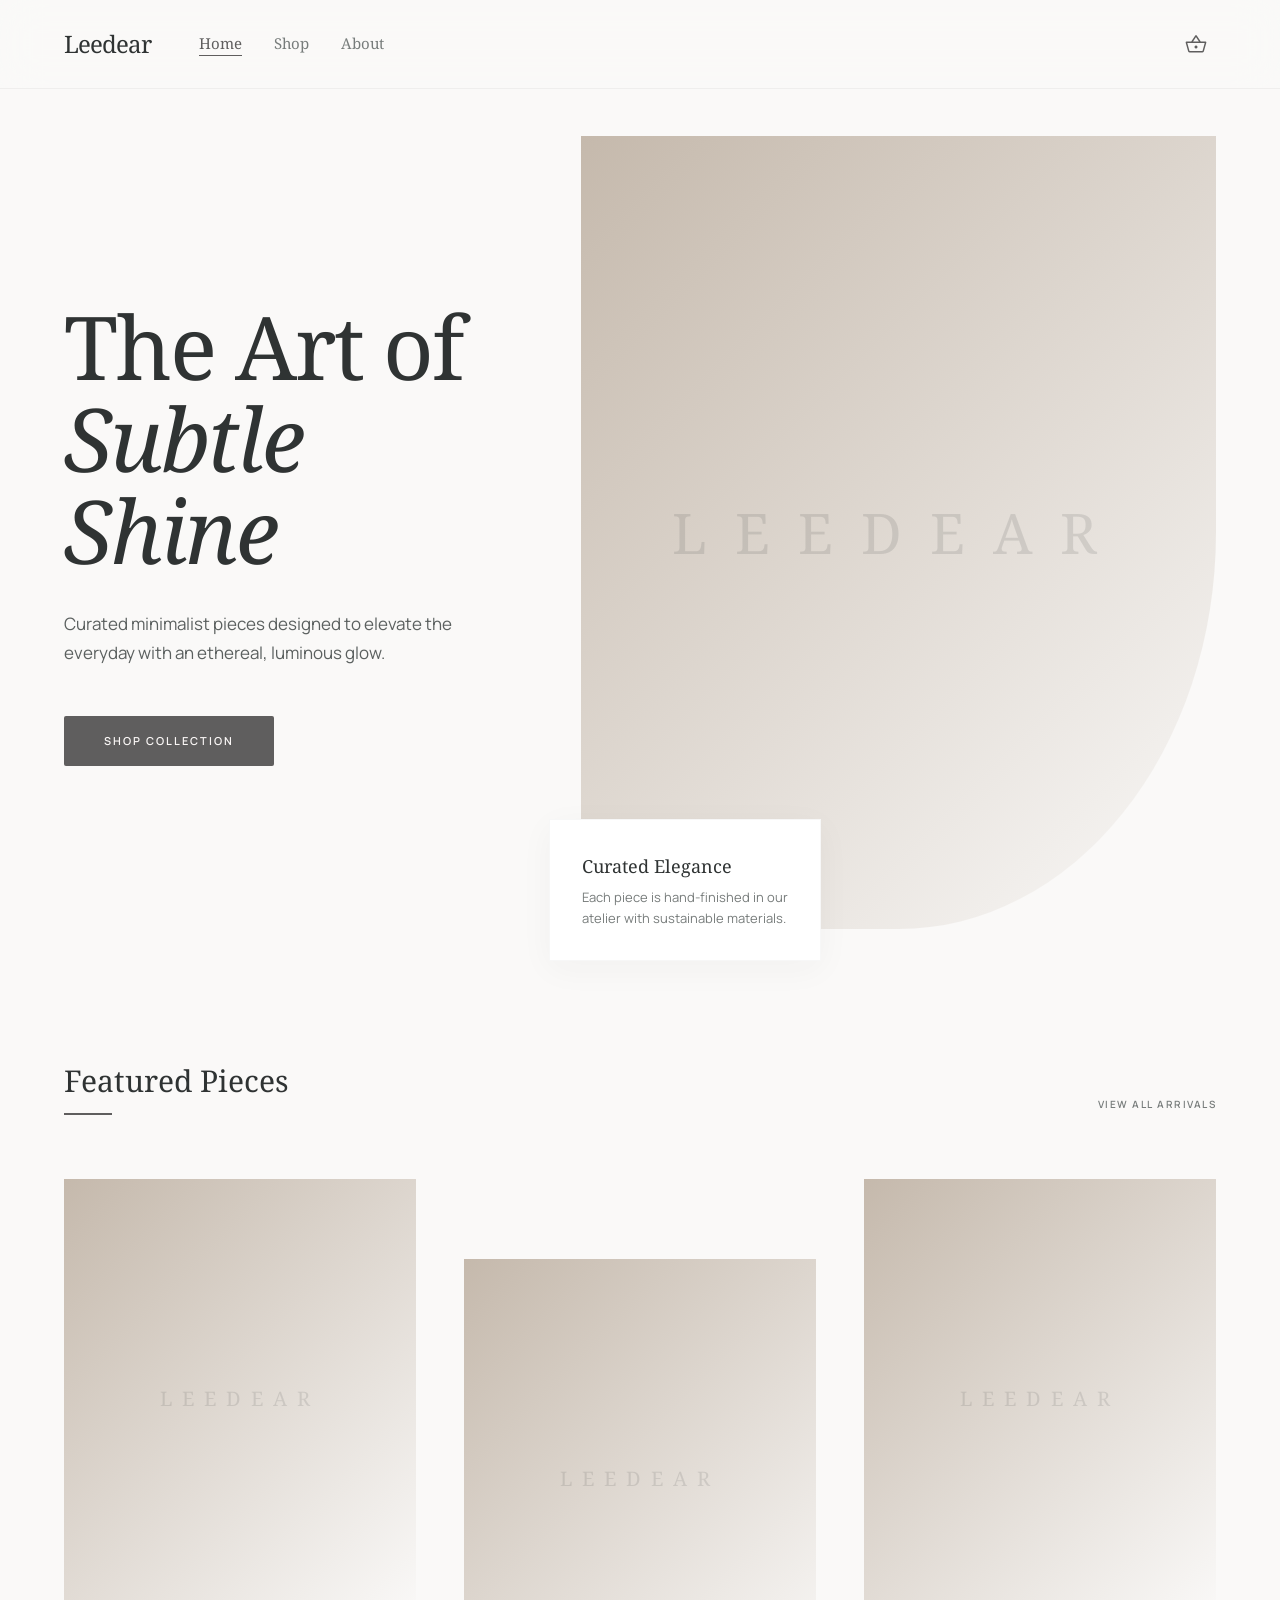
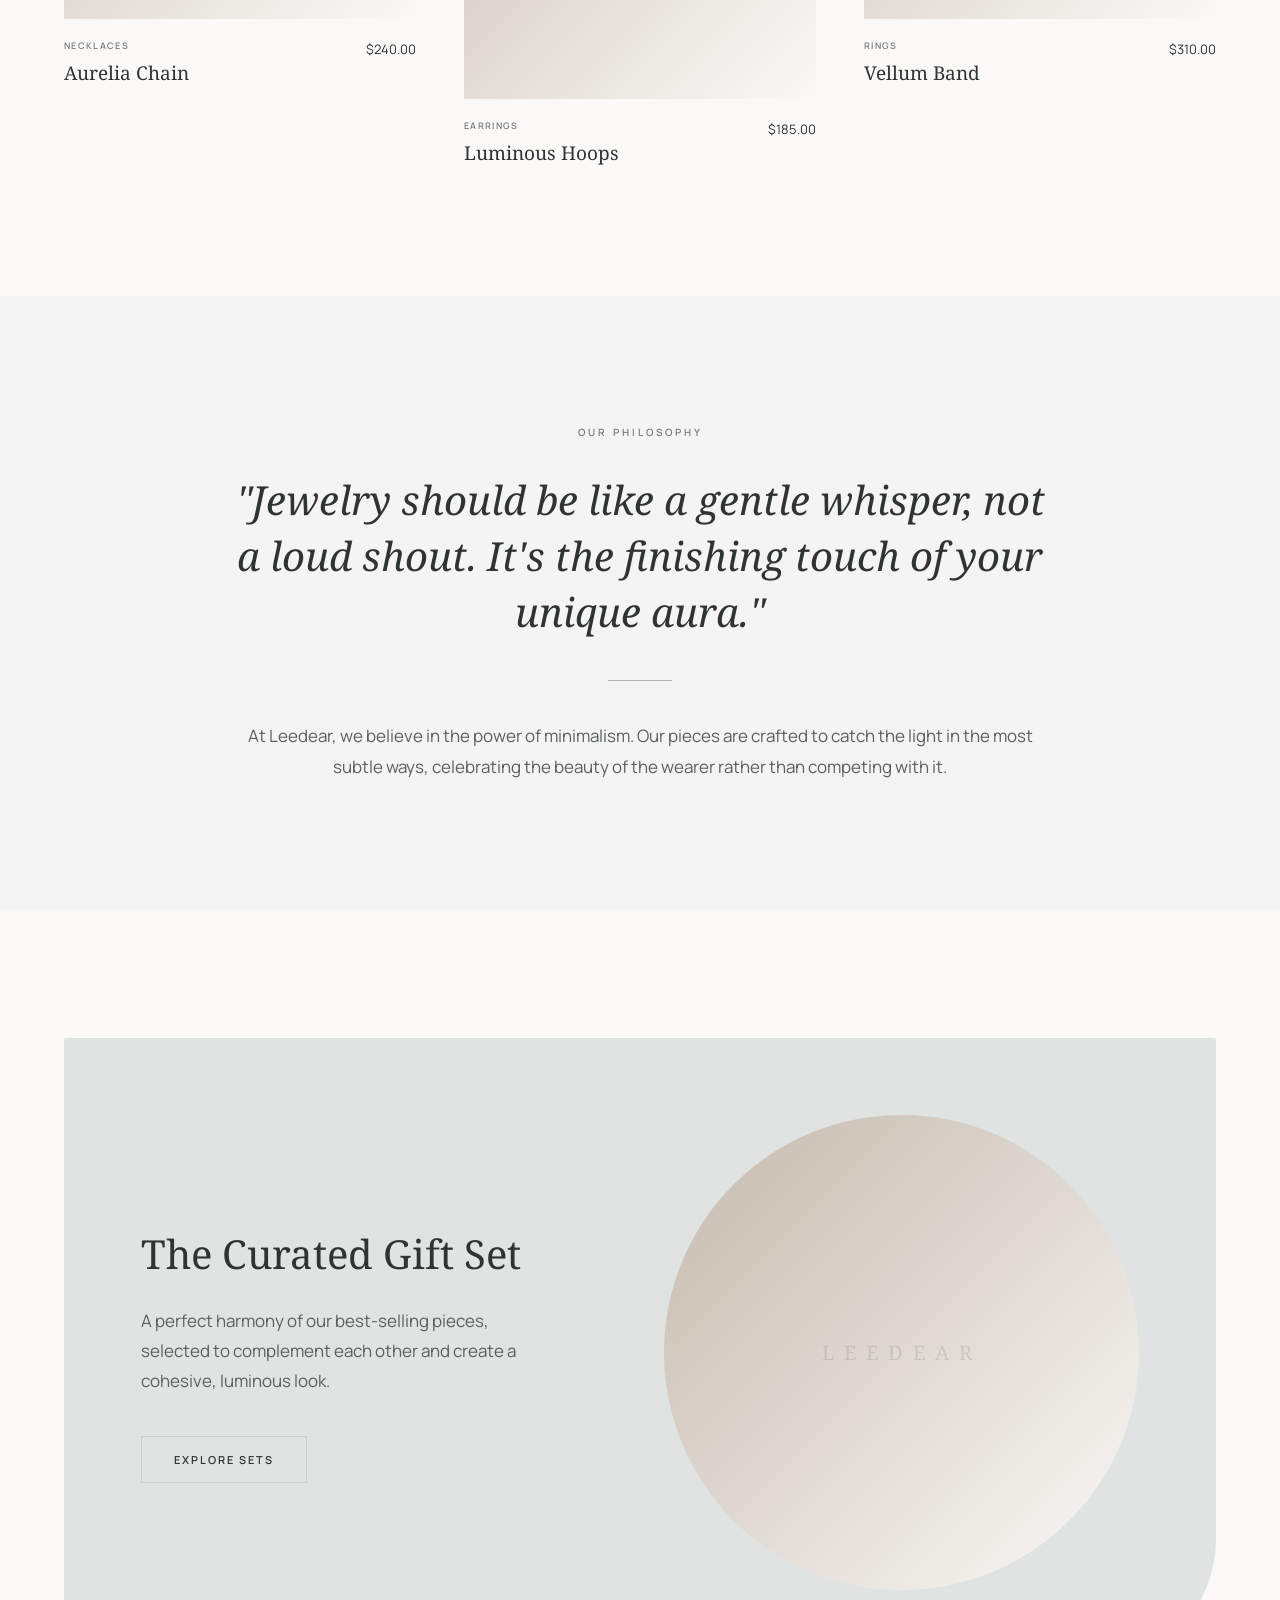
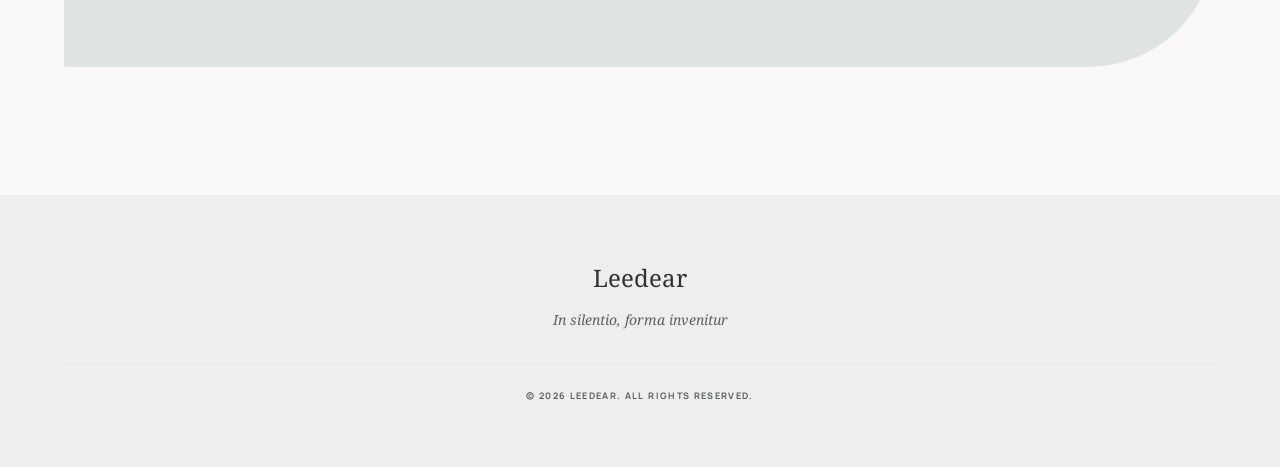
<file: index.html>
<!DOCTYPE html>
<html lang="en">
<head>
  <meta charset="UTF-8">
  <meta name="viewport" content="width=device-width, initial-scale=1.0">
  <title>Leedear — The Art of Subtle Shine</title>
  <link rel="preconnect" href="https://fonts.googleapis.com">
  <link rel="preconnect" href="https://fonts.gstatic.com" crossorigin>
  <link href="https://fonts.googleapis.com/css2?family=Noto+Serif:ital,wght@0,400;0,700;1,400&family=Manrope:wght@300;400;600;800&display=swap" rel="stylesheet">
  <link href="https://fonts.googleapis.com/css2?family=Material+Symbols+Outlined:wght,FILL@100..700,0..1&display=swap" rel="stylesheet">
  <link rel="stylesheet" href="styles.css">
</head>
<body>

  <!-- ── TOP NAVIGATION ──────────────────────── -->
  <nav class="nav" role="navigation" aria-label="Main navigation">
    <div class="nav__inner">
      <div class="nav__left">
        <a href="index.html" class="nav__logo" aria-label="Leedear home">Leedear</a>
        <ul class="nav__links">
          <li><a href="index.html" class="active">Home</a></li>
          <li><a href="shop.html">Shop</a></li>
          <li><a href="about.html">About</a></li>
        </ul>
      </div>
      <button class="nav__cart" aria-label="Shopping basket">
        <span class="nav__cart-icon">shopping_basket</span>
      </button>
    </div>
  </nav>

  <main>

    <!-- ── HERO ───────────────────────────────── -->
    <section class="hero container">
      <div class="hero__grid">

        <div class="hero__copy-col">
          <h1 class="hero__headline fade-up fade-up--d1">
            The Art of<br><em>Subtle Shine</em>
          </h1>
          <p class="hero__copy fade-up fade-up--d2">
            Curated minimalist pieces designed to elevate the everyday with an ethereal, luminous glow.
          </p>
          <a href="shop.html" class="btn-primary fade-up fade-up--d3">Shop Collection</a>
        </div>

        <div class="hero__visual fade-up fade-up--d2">
          <div class="placeholder placeholder--hero hero__image" role="img" aria-label="Leedear hero visual"></div>
          <div class="hero__card" aria-hidden="true">
            <p class="hero__card-title">Curated Elegance</p>
            <p class="hero__card-text">Each piece is hand-finished in our atelier with sustainable materials.</p>
          </div>
        </div>

      </div>
    </section>

    <!-- ── FEATURED PIECES ────────────────────── -->
    <section class="featured container" aria-labelledby="featured-title">
      <div class="featured__header">
        <div>
          <h2 class="featured__title" id="featured-title">Featured Pieces</h2>
          <div class="featured__rule" aria-hidden="true"></div>
        </div>
        <a href="shop.html" class="featured__link">View All Arrivals</a>
      </div>

      <div class="product-grid">

        <article class="product-card fade-up fade-up--d1">
          <div class="placeholder product-card__image" role="img" aria-label="Aurelia Chain necklace placeholder"></div>
          <div class="product-card__meta">
            <div>
              <p class="product-card__category">Necklaces</p>
              <h3 class="product-card__name">Aurelia Chain</h3>
            </div>
            <p class="product-card__price">$240.00</p>
          </div>
        </article>

        <article class="product-card fade-up fade-up--d2">
          <div class="placeholder product-card__image" role="img" aria-label="Luminous Hoops earrings placeholder"></div>
          <div class="product-card__meta">
            <div>
              <p class="product-card__category">Earrings</p>
              <h3 class="product-card__name">Luminous Hoops</h3>
            </div>
            <p class="product-card__price">$185.00</p>
          </div>
        </article>

        <article class="product-card fade-up fade-up--d3">
          <div class="placeholder product-card__image" role="img" aria-label="Vellum Band ring placeholder"></div>
          <div class="product-card__meta">
            <div>
              <p class="product-card__category">Rings</p>
              <h3 class="product-card__name">Vellum Band</h3>
            </div>
            <p class="product-card__price">$310.00</p>
          </div>
        </article>

      </div>
    </section>

    <!-- ── PHILOSOPHY QUOTE ───────────────────── -->
    <section class="philosophy" aria-label="Brand philosophy">
      <div class="philosophy__inner">
        <span class="eyebrow" style="display:block;margin-bottom:2rem;">Our Philosophy</span>
        <blockquote class="philosophy__quote">
          "Jewelry should be like a gentle whisper, not a loud shout. It's the finishing touch of your unique aura."
        </blockquote>
        <div class="philosophy__rule" aria-hidden="true"></div>
        <p class="philosophy__body">
          At Leedear, we believe in the power of minimalism. Our pieces are crafted to catch the light in the most subtle ways, celebrating the beauty of the wearer rather than competing with it.
        </p>
      </div>
    </section>

    <!-- ── SPOTLIGHT / GIFT SET ───────────────── -->
    <section class="spotlight container" aria-labelledby="spotlight-title">
      <div class="spotlight__card">

        <div class="spotlight__text-col">
          <h3 class="spotlight__headline" id="spotlight-title">The Curated Gift Set</h3>
          <p class="spotlight__body">
            A perfect harmony of our best-selling pieces, selected to complement each other and create a cohesive, luminous look.
          </p>
          <a href="shop.html" class="btn-ghost">Explore Sets</a>
        </div>

        <div class="spotlight__image-col">
          <div class="placeholder spotlight__image" role="img" aria-label="Curated gift set visual"></div>
        </div>

      </div>
    </section>

  </main>

  <!-- ── FOOTER ─────────────────────────────── -->
  <footer class="footer" role="contentinfo">
    <p class="footer__logo">Leedear</p>
    <p class="footer__tagline">In silentio, forma invenitur</p>
    <div class="footer__divider" aria-hidden="true"></div>
    <p class="footer__copy">© 2026 Leedear. All rights reserved.</p>
  </footer>

  <!-- ── MOBILE BOTTOM NAV ──────────────────── -->
  <nav class="mobile-nav" role="navigation" aria-label="Mobile navigation">
    <a href="index.html" class="mobile-nav__item active" aria-label="Home">
      <span class="icon" aria-hidden="true">home</span>
      <span class="mobile-nav__label">Home</span>
    </a>
    <a href="shop.html" class="mobile-nav__item" aria-label="Shop">
      <span class="icon" aria-hidden="true">storefront</span>
      <span class="mobile-nav__label">Shop</span>
    </a>
    <a href="about.html" class="mobile-nav__item" aria-label="About">
      <span class="icon" aria-hidden="true">info</span>
      <span class="mobile-nav__label">About</span>
    </a>
  </nav>

  <link href="https://fonts.googleapis.com/css2?family=Material+Symbols+Outlined:wght,FILL@100..700,0..1&display=swap" rel="stylesheet">
  <script src="main.js" defer></script>
</body>
</html>
</file>
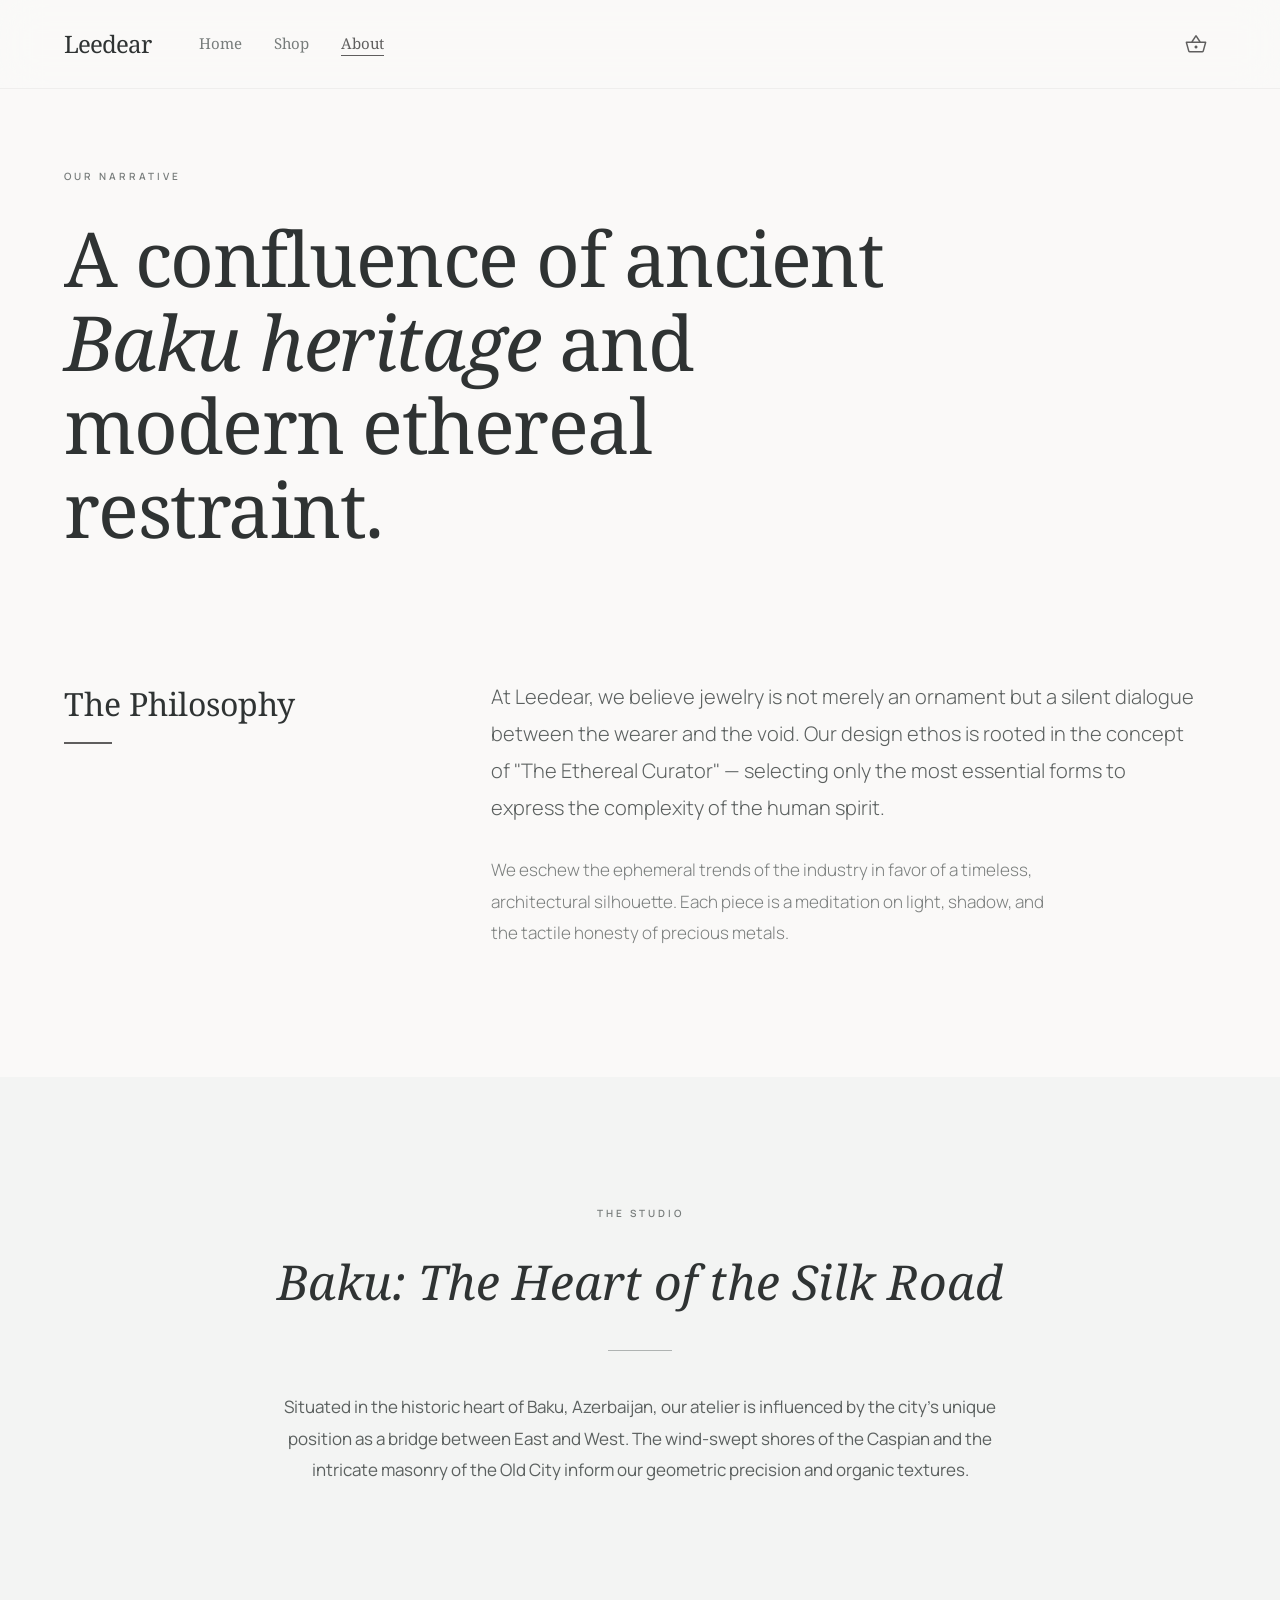
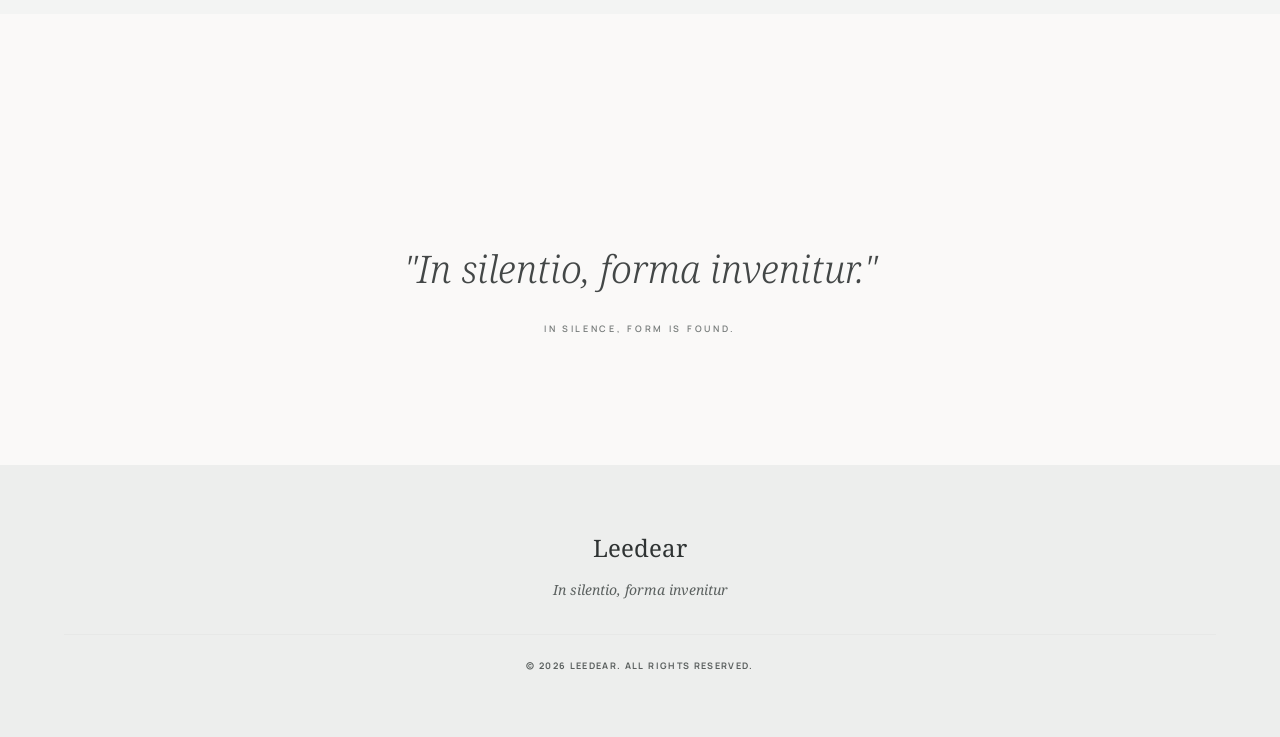
<file: about.html>
<!DOCTYPE html>
<html lang="en">
<head>
  <meta charset="UTF-8">
  <meta name="viewport" content="width=device-width, initial-scale=1.0">
  <title>About Leedear — Atelier Luminous</title>
  <link rel="preconnect" href="https://fonts.googleapis.com">
  <link rel="preconnect" href="https://fonts.gstatic.com" crossorigin>
  <link href="https://fonts.googleapis.com/css2?family=Noto+Serif:ital,wght@0,400;0,700;1,400&family=Manrope:wght@300;400;600;800&display=swap" rel="stylesheet">
  <link href="https://fonts.googleapis.com/css2?family=Material+Symbols+Outlined:wght,FILL@100..700,0..1&display=swap" rel="stylesheet">
  <link rel="stylesheet" href="styles.css">
</head>
<body>

  <!-- ── TOP NAVIGATION ──────────────────────── -->
  <nav class="nav" role="navigation" aria-label="Main navigation">
    <div class="nav__inner">
      <div class="nav__left">
        <a href="index.html" class="nav__logo" aria-label="Leedear home">Leedear</a>
        <ul class="nav__links">
          <li><a href="index.html">Home</a></li>
          <li><a href="shop.html">Shop</a></li>
          <li><a href="about.html" class="active">About</a></li>
        </ul>
      </div>
      <button class="nav__cart" aria-label="Shopping basket">
        <span class="nav__cart-icon">shopping_basket</span>
      </button>
    </div>
  </nav>

  <main>

    <!-- ── ABOUT HERO ─────────────────────────── -->
    <header class="about-hero container" aria-labelledby="about-title">
      <p class="eyebrow about-hero__eyebrow">Our Narrative</p>
      <h1 class="about-hero__headline fade-up fade-up--d1" id="about-title">
        A confluence of ancient <em>Baku heritage</em> and modern ethereal restraint.
      </h1>
    </header>

    <!-- ── PHILOSOPHY ────────────────────────── -->
    <section class="about-philosophy container" aria-labelledby="philosophy-title">
      <div class="about-philosophy__grid">

        <div>
          <h2 class="about-philosophy__title" id="philosophy-title">The Philosophy</h2>
          <div class="about-philosophy__rule" aria-hidden="true"></div>
        </div>

        <div>
          <p class="about-philosophy__body-lg">
            At Leedear, we believe jewelry is not merely an ornament but a silent dialogue between the wearer and the void. Our design ethos is rooted in the concept of "The Ethereal Curator" — selecting only the most essential forms to express the complexity of the human spirit.
          </p>
          <p class="about-philosophy__body">
            We eschew the ephemeral trends of the industry in favor of a timeless, architectural silhouette. Each piece is a meditation on light, shadow, and the tactile honesty of precious metals.
          </p>
        </div>

      </div>
    </section>

    <!-- ── STUDIO ─────────────────────────────── -->
    <section class="about-studio" aria-labelledby="studio-title">
      <div class="about-studio__inner">
        <p class="eyebrow about-studio__label">The Studio</p>
        <h2 class="about-studio__headline fade-up fade-up--d1" id="studio-title">
          Baku: The Heart of the Silk Road
        </h2>
        <div class="about-studio__rule" aria-hidden="true"></div>
        <p class="about-studio__body">
          Situated in the historic heart of Baku, Azerbaijan, our atelier is influenced by the city's unique position as a bridge between East and West. The wind-swept shores of the Caspian and the intricate masonry of the Old City inform our geometric precision and organic textures.
        </p>
      </div>
    </section>

    <!-- ── MANIFESTO ──────────────────────────── -->
    <section class="about-manifesto" aria-label="Brand manifesto">
      <blockquote class="about-manifesto__quote">
        "In silentio, forma invenitur."
      </blockquote>
      <p class="about-manifesto__translation">In silence, form is found.</p>
    </section>

  </main>

  <!-- ── FOOTER ─────────────────────────────── -->
  <footer class="footer" role="contentinfo">
    <p class="footer__logo">Leedear</p>
    <p class="footer__tagline">In silentio, forma invenitur</p>
    <div class="footer__divider" aria-hidden="true"></div>
    <p class="footer__copy">© 2026 Leedear. All rights reserved.</p>
  </footer>

  <!-- ── MOBILE BOTTOM NAV ──────────────────── -->
  <nav class="mobile-nav" role="navigation" aria-label="Mobile navigation">
    <a href="index.html" class="mobile-nav__item" aria-label="Home">
      <span class="icon" aria-hidden="true">home</span>
      <span class="mobile-nav__label">Home</span>
    </a>
    <a href="shop.html" class="mobile-nav__item" aria-label="Shop">
      <span class="icon" aria-hidden="true">storefront</span>
      <span class="mobile-nav__label">Shop</span>
    </a>
    <a href="about.html" class="mobile-nav__item active" aria-label="About">
      <span class="icon" aria-hidden="true">info</span>
      <span class="mobile-nav__label">About</span>
    </a>
  </nav>

  <script src="main.js" defer></script>
</body>
</html>
</file>
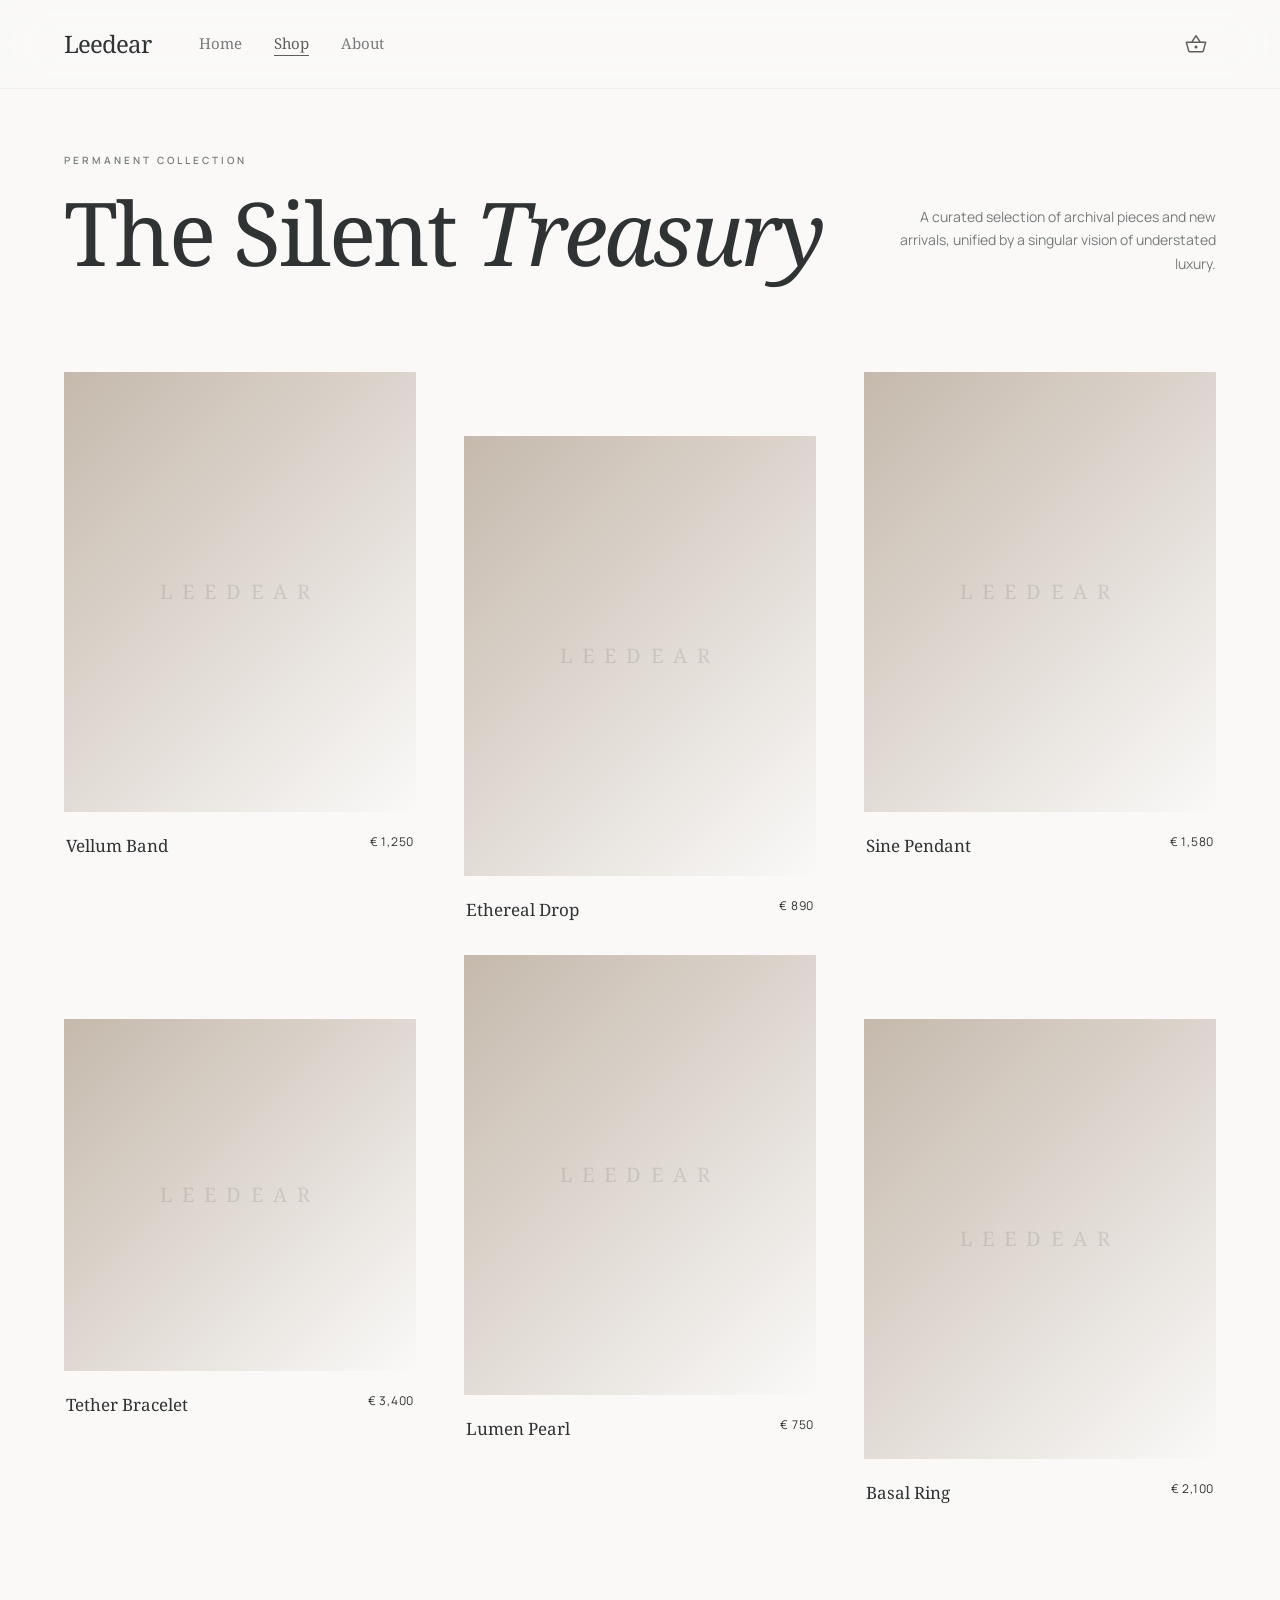
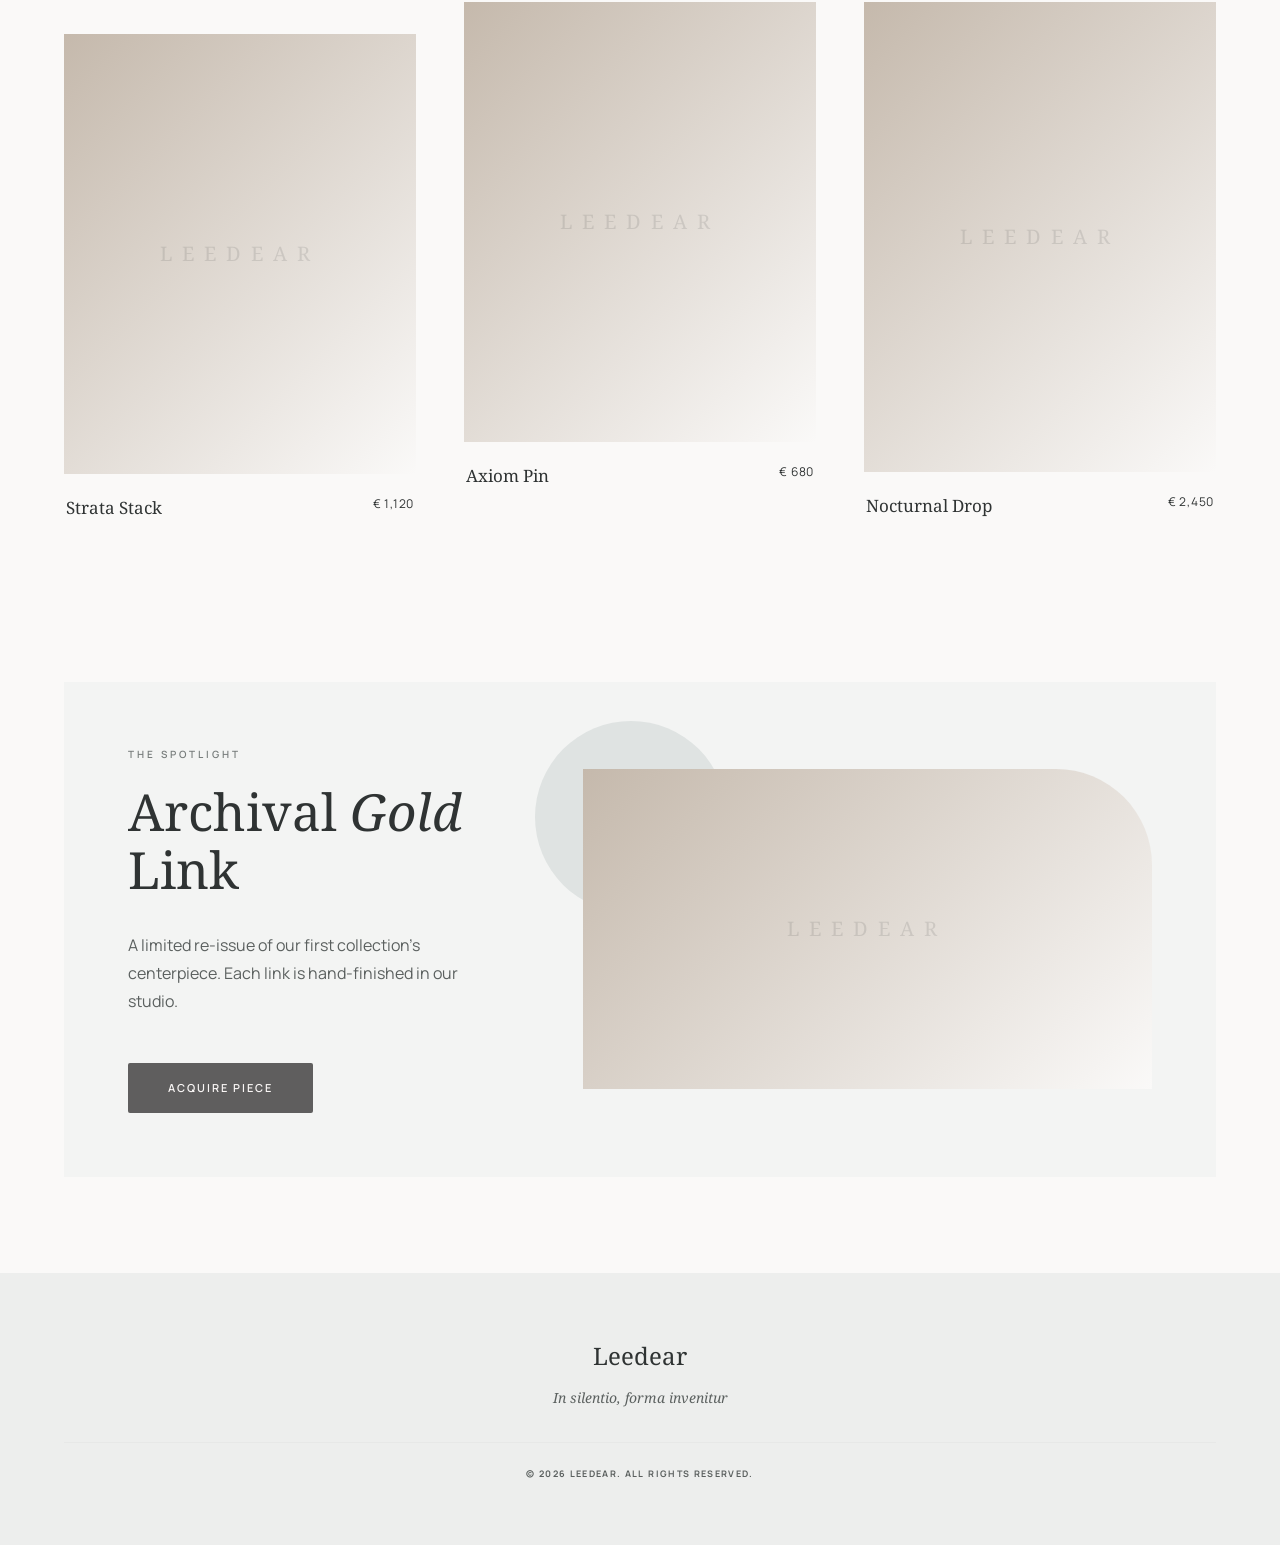
<file: shop.html>
<!DOCTYPE html>
<html lang="en">
<head>
  <meta charset="UTF-8">
  <meta name="viewport" content="width=device-width, initial-scale=1.0">
  <title>Leedear — Shop the Collection</title>
  <link rel="preconnect" href="https://fonts.googleapis.com">
  <link rel="preconnect" href="https://fonts.gstatic.com" crossorigin>
  <link href="https://fonts.googleapis.com/css2?family=Noto+Serif:ital,wght@0,400;0,700;1,400&family=Manrope:wght@300;400;600;800&display=swap" rel="stylesheet">
  <link href="https://fonts.googleapis.com/css2?family=Material+Symbols+Outlined:wght,FILL@100..700,0..1&display=swap" rel="stylesheet">
  <link rel="stylesheet" href="styles.css">
</head>
<body>

  <!-- ── TOP NAVIGATION ──────────────────────── -->
  <nav class="nav" role="navigation" aria-label="Main navigation">
    <div class="nav__inner">
      <div class="nav__left">
        <a href="index.html" class="nav__logo" aria-label="Leedear home">Leedear</a>
        <ul class="nav__links">
          <li><a href="index.html">Home</a></li>
          <li><a href="shop.html" class="active">Shop</a></li>
          <li><a href="about.html">About</a></li>
        </ul>
      </div>
      <button class="nav__cart" aria-label="Shopping basket">
        <span class="nav__cart-icon">shopping_basket</span>
      </button>
    </div>
  </nav>

  <main>

    <!-- ── SHOP HEADER ────────────────────────── -->
    <header class="shop-header container" aria-labelledby="shop-title">
      <div>
        <p class="eyebrow" style="margin-bottom:1.25rem;">Permanent Collection</p>
        <h1 class="shop-header__headline fade-up fade-up--d1" id="shop-title">
          The Silent <em>Treasury</em>
        </h1>
      </div>
      <p class="shop-header__desc fade-up fade-up--d2">
        A curated selection of archival pieces and new arrivals, unified by a singular vision of understated luxury.
      </p>
    </header>

    <!-- ── PRODUCT GRID ───────────────────────── -->
    <section class="container" aria-label="Products">
      <div class="shop-grid">

        <article class="product-card fade-up fade-up--d1">
          <div class="placeholder product-card__image" style="position:relative;" role="img" aria-label="Vellum Band product image">
            <span style="
              position:absolute;top:.75rem;left:.75rem;
              background:rgba(250,249,248,0.82);
              backdrop-filter:blur(8px);
              -webkit-backdrop-filter:blur(8px);
              padding:0.25rem 0.75rem;
              font-family:'Manrope',sans-serif;
              font-size:0.5rem;
              letter-spacing:0.15em;
              text-transform:uppercase;
              font-weight:600;
              opacity:0;
              transition:opacity 0.25s;
            " class="new-badge">New Arrival</span>
          </div>
          <div class="product-card__meta" style="padding:0 2px;">
            <h3 class="product-card__name" style="font-size:1.0625rem;">Vellum Band</h3>
            <p class="product-card__price" style="font-size:0.75rem;letter-spacing:0.06em;">€ 1,250</p>
          </div>
        </article>

        <article class="product-card fade-up fade-up--d2">
          <div class="placeholder product-card__image" role="img" aria-label="Ethereal Drop product image"></div>
          <div class="product-card__meta" style="padding:0 2px;">
            <h3 class="product-card__name" style="font-size:1.0625rem;">Ethereal Drop</h3>
            <p class="product-card__price" style="font-size:0.75rem;letter-spacing:0.06em;">€ 890</p>
          </div>
        </article>

        <article class="product-card fade-up fade-up--d3">
          <div class="placeholder product-card__image" role="img" aria-label="Sine Pendant product image"></div>
          <div class="product-card__meta" style="padding:0 2px;">
            <h3 class="product-card__name" style="font-size:1.0625rem;">Sine Pendant</h3>
            <p class="product-card__price" style="font-size:0.75rem;letter-spacing:0.06em;">€ 1,580</p>
          </div>
        </article>

        <article class="product-card fade-up fade-up--d1">
          <div class="placeholder product-card__image" style="aspect-ratio:1;" role="img" aria-label="Tether Bracelet product image"></div>
          <div class="product-card__meta" style="padding:0 2px;">
            <h3 class="product-card__name" style="font-size:1.0625rem;">Tether Bracelet</h3>
            <p class="product-card__price" style="font-size:0.75rem;letter-spacing:0.06em;">€ 3,400</p>
          </div>
        </article>

        <article class="product-card fade-up fade-up--d2">
          <div class="placeholder product-card__image" role="img" aria-label="Lumen Pearl product image"></div>
          <div class="product-card__meta" style="padding:0 2px;">
            <h3 class="product-card__name" style="font-size:1.0625rem;">Lumen Pearl</h3>
            <p class="product-card__price" style="font-size:0.75rem;letter-spacing:0.06em;">€ 750</p>
          </div>
        </article>

        <article class="product-card fade-up fade-up--d3">
          <div class="placeholder product-card__image" role="img" aria-label="Basal Ring product image"></div>
          <div class="product-card__meta" style="padding:0 2px;">
            <h3 class="product-card__name" style="font-size:1.0625rem;">Basal Ring</h3>
            <p class="product-card__price" style="font-size:0.75rem;letter-spacing:0.06em;">€ 2,100</p>
          </div>
        </article>

        <article class="product-card fade-up fade-up--d1">
          <div class="placeholder product-card__image" role="img" aria-label="Strata Stack product image"></div>
          <div class="product-card__meta" style="padding:0 2px;">
            <h3 class="product-card__name" style="font-size:1.0625rem;">Strata Stack</h3>
            <p class="product-card__price" style="font-size:0.75rem;letter-spacing:0.06em;">€ 1,120</p>
          </div>
        </article>

        <article class="product-card fade-up fade-up--d2">
          <div class="placeholder product-card__image" role="img" aria-label="Axiom Pin product image"></div>
          <div class="product-card__meta" style="padding:0 2px;">
            <h3 class="product-card__name" style="font-size:1.0625rem;">Axiom Pin</h3>
            <p class="product-card__price" style="font-size:0.75rem;letter-spacing:0.06em;">€ 680</p>
          </div>
        </article>

        <article class="product-card fade-up fade-up--d3">
          <div class="placeholder product-card__image" style="aspect-ratio:3/4;" role="img" aria-label="Nocturnal Drop product image"></div>
          <div class="product-card__meta" style="padding:0 2px;">
            <h3 class="product-card__name" style="font-size:1.0625rem;">Nocturnal Drop</h3>
            <p class="product-card__price" style="font-size:0.75rem;letter-spacing:0.06em;">€ 2,450</p>
          </div>
        </article>

      </div>

      <!-- ── SHOP SPOTLIGHT ──────────────────── -->
      <section class="shop-spotlight" aria-labelledby="shop-spotlight-title">

        <div class="shop-spotlight__text">
          <p class="eyebrow shop-spotlight__label">The Spotlight</p>
          <h2 class="shop-spotlight__headline" id="shop-spotlight-title">
            Archival <em>Gold</em> Link
          </h2>
          <p class="shop-spotlight__body">
            A limited re-issue of our first collection's centerpiece. Each link is hand-finished in our studio.
          </p>
          <a href="#" class="btn-primary">Acquire Piece</a>
        </div>

        <div class="shop-spotlight__visual">
          <div class="shop-spotlight__circle" aria-hidden="true"></div>
          <div class="shop-spotlight__image">
            <div class="placeholder" style="width:100%;height:100%;" role="img" aria-label="Archival Gold Link spotlight visual"></div>
          </div>
        </div>

      </section>

    </section>

  </main>

  <!-- ── FOOTER ─────────────────────────────── -->
  <footer class="footer" role="contentinfo">
    <p class="footer__logo">Leedear</p>
    <p class="footer__tagline">In silentio, forma invenitur</p>
    <div class="footer__divider" aria-hidden="true"></div>
    <p class="footer__copy">© 2026 Leedear. All rights reserved.</p>
  </footer>

  <!-- ── MOBILE BOTTOM NAV ──────────────────── -->
  <nav class="mobile-nav" role="navigation" aria-label="Mobile navigation">
    <a href="index.html" class="mobile-nav__item" aria-label="Home">
      <span class="icon" aria-hidden="true">home</span>
      <span class="mobile-nav__label">Home</span>
    </a>
    <a href="shop.html" class="mobile-nav__item active" aria-label="Shop">
      <span class="icon" aria-hidden="true">storefront</span>
      <span class="mobile-nav__label">Shop</span>
    </a>
    <a href="about.html" class="mobile-nav__item" aria-label="About">
      <span class="icon" aria-hidden="true">info</span>
      <span class="mobile-nav__label">About</span>
    </a>
  </nav>

  <script src="main.js" defer></script>
</body>
</html>
</file>
<file: styles.css>
/* ─────────────────────────────────────────────
   LEEDEAR — The Ethereal Curator
   Design System: Atelier Luminous
   ───────────────────────────────────────────── */

@import url('https://fonts.googleapis.com/css2?family=Noto+Serif:ital,wght@0,400;0,700;1,400&family=Manrope:wght@300;400;600;800&display=swap');

/* ── TOKENS ──────────────────────────────────── */
:root {
  --surface:                  #faf9f8;
  --surface-bright:           #faf9f8;
  --surface-container-lowest: #ffffff;
  --surface-container-low:    #f3f4f3;
  --surface-container:        #edeeed;
  --surface-container-high:   #e6e9e7;
  --surface-container-highest:#dfe3e2;
  --surface-dim:              #d6dbda;
  --surface-variant:          #dfe3e2;

  --primary:           #5f5e5e;
  --primary-fixed:     #e4e2e1;
  --primary-fixed-dim: #d6d4d3;
  --on-primary:        #faf7f6;

  --secondary:          #615f5a;
  --secondary-container:#e7e2dc;
  --tertiary-container: #f8f3e8;

  --on-surface:         #2f3333;
  --on-surface-variant: #5b605f;
  --outline:            #777c7b;
  --outline-variant:    #afb3b2;
  --inverse-surface:    #0d0e0e;
  --error:              #9e422c;

  --ff-headline: 'Noto Serif', Georgia, serif;
  --ff-body:     'Manrope', system-ui, sans-serif;

  --nav-h: 88px;
  --max-w: 1600px;
  --px:    clamp(1.5rem, 5vw, 4rem);

  --ease-out: cubic-bezier(0.22, 1, 0.36, 1);
}

/* ── RESET ───────────────────────────────────── */
*, *::before, *::after { box-sizing: border-box; margin: 0; padding: 0; }
html { scroll-behavior: smooth; }
body {
  background-color: var(--surface);
  color: var(--on-surface);
  font-family: var(--ff-body);
  font-size: 16px;
  line-height: 1.6;
  -webkit-font-smoothing: antialiased;
  -moz-osx-font-smoothing: grayscale;
}
a { color: inherit; text-decoration: none; }
img { display: block; max-width: 100%; }
button { cursor: pointer; border: none; background: none; font: inherit; }
::selection {
  background: var(--primary-fixed);
  color: var(--on-surface);
}

/* ── SCROLLBAR ───────────────────────────────── */
::-webkit-scrollbar { width: 4px; }
::-webkit-scrollbar-track { background: var(--surface); }
::-webkit-scrollbar-thumb { background: var(--outline-variant); }

/* ── LAYOUT UTILITIES ────────────────────────── */
.container {
  max-width: var(--max-w);
  margin-inline: auto;
  padding-inline: var(--px);
}

/* ── NAVIGATION ──────────────────────────────── */
.nav {
  position: fixed;
  top: 0;
  left: 0;
  right: 0;
  z-index: 100;
  height: var(--nav-h);
  background: rgba(250, 249, 248, 0.70);
  backdrop-filter: blur(20px);
  -webkit-backdrop-filter: blur(20px);
  box-shadow: 0 1px 0 rgba(47, 51, 51, 0.05);
  transition: background 0.4s var(--ease-out);
}
.nav__inner {
  display: flex;
  align-items: center;
  justify-content: space-between;
  height: 100%;
  max-width: var(--max-w);
  margin-inline: auto;
  padding-inline: var(--px);
}
.nav__left { display: flex; align-items: center; gap: 3rem; }
.nav__logo {
  font-family: var(--ff-headline);
  font-size: 1.5rem;
  font-weight: 400;
  letter-spacing: -0.04em;
  color: var(--on-surface);
  transition: opacity 0.2s;
}
.nav__logo:hover { opacity: 0.7; }
.nav__links {
  display: flex;
  gap: 2rem;
  list-style: none;
}
.nav__links a {
  font-family: var(--ff-headline);
  font-size: 0.9375rem;
  font-weight: 400;
  letter-spacing: -0.01em;
  color: var(--outline);
  transition: color 0.25s, opacity 0.25s;
  padding-bottom: 2px;
}
.nav__links a:hover { color: var(--on-surface); }
.nav__links a.active {
  color: var(--primary);
  border-bottom: 1px solid var(--primary);
}
.nav__cart {
  position: relative;
  color: var(--primary);
  padding: 0.5rem;
  transition: opacity 0.2s;
  display: flex;
  align-items: center;
  justify-content: center;
}
.nav__cart:hover { opacity: 0.7; }

.nav__cart-icon {
  font-size: 1.5rem;
  font-family: 'Material Symbols Outlined';
  font-weight: 300;
  font-style: normal;
  font-variation-settings: 'FILL' 0, 'wght' 300, 'GRAD' 0, 'opsz' 24;
  line-height: 1;
  -webkit-font-smoothing: antialiased;
}

/* ── MOBILE BOTTOM NAV ───────────────────────── */
.mobile-nav {
  display: none;
  position: fixed;
  bottom: 0;
  left: 0;
  right: 0;
  z-index: 100;
  background: var(--surface);
  border-top: 1px solid rgba(175, 179, 178, 0.1);
  padding: 0.75rem 1.5rem;
  padding-bottom: max(0.75rem, env(safe-area-inset-bottom));
  justify-content: space-around;
  align-items: center;
}
.mobile-nav__item {
  display: flex;
  flex-direction: column;
  align-items: center;
  gap: 2px;
  color: var(--outline);
  transition: color 0.2s;
}
.mobile-nav__item.active { color: var(--on-surface); }
.mobile-nav__item span.icon {
  font-family: 'Material Symbols Outlined';
  font-size: 1.5rem;
  font-weight: 300;
  font-style: normal;
  font-variation-settings: 'FILL' 0, 'wght' 300, 'GRAD' 0, 'opsz' 24;
  line-height: 1;
}
.mobile-nav__item.active span.icon { font-variation-settings: 'FILL' 1, 'wght' 400, 'GRAD' 0, 'opsz' 24; }
.mobile-nav__label {
  font-family: var(--ff-body);
  font-size: 0.5625rem;
  font-weight: 700;
  letter-spacing: 0.12em;
  text-transform: uppercase;
}

/* ── BRANDED PLACEHOLDER ─────────────────────── */
.placeholder {
  background: linear-gradient(135deg, #C5B9AC 0%, #faf9f8 100%);
  display: flex;
  align-items: center;
  justify-content: center;
  position: relative;
  overflow: hidden;
}
.placeholder::after {
  content: 'LEEDEAR';
  font-family: var(--ff-headline);
  font-weight: 400;
  letter-spacing: 0.5em;
  font-size: 1.25rem;
  color: var(--on-surface);
  opacity: 0.12;
  pointer-events: none;
  position: absolute;
}
.placeholder--hero::after { font-size: 3.5rem; }

/* ── FOOTER ──────────────────────────────────── */
.footer {
  background: var(--surface-container);
  padding: 4rem var(--px);
  text-align: center;
}
.footer__logo {
  font-family: var(--ff-headline);
  font-size: 1.5rem;
  font-weight: 400;
  color: var(--on-surface);
  margin-bottom: 0.75rem;
}
.footer__tagline {
  font-family: var(--ff-headline);
  font-size: 0.875rem;
  font-style: italic;
  color: var(--on-surface-variant);
  margin-bottom: 2rem;
}
.footer__divider {
  width: 100%;
  height: 1px;
  background: rgba(175, 179, 178, 0.1);
  margin: 0 auto 1.5rem;
}
.footer__copy {
  font-family: var(--ff-body);
  font-size: 0.5625rem;
  font-weight: 700;
  letter-spacing: 0.15em;
  text-transform: uppercase;
  color: var(--on-surface-variant);
}

/* ── BUTTONS ─────────────────────────────────── */
.btn-primary {
  display: inline-block;
  background: var(--primary);
  color: var(--on-primary);
  font-family: var(--ff-body);
  font-size: 0.6875rem;
  font-weight: 600;
  letter-spacing: 0.18em;
  text-transform: uppercase;
  padding: 1rem 2.5rem;
  border-radius: 2px;
  transition: opacity 0.2s, transform 0.15s;
}
.btn-primary:hover { opacity: 0.88; }
.btn-primary:active { transform: scale(0.97); }

.btn-ghost {
  display: inline-block;
  border: 1px solid rgba(119, 124, 123, 0.2);
  color: var(--on-surface);
  font-family: var(--ff-body);
  font-size: 0.6875rem;
  font-weight: 600;
  letter-spacing: 0.18em;
  text-transform: uppercase;
  padding: 0.875rem 2rem;
  transition: background 0.25s, color 0.25s;
}
.btn-ghost:hover {
  background: var(--inverse-surface);
  color: var(--surface);
}

/* ── EYEBROW LABEL ───────────────────────────── */
.eyebrow {
  font-family: var(--ff-body);
  font-size: 0.625rem;
  font-weight: 600;
  letter-spacing: 0.3em;
  text-transform: uppercase;
  color: var(--outline);
}

/* ══════════════════════════════════════════════
   HOME PAGE
   ══════════════════════════════════════════════ */

/* Hero */
.hero {
  padding-top: calc(var(--nav-h) + 3rem);
  padding-bottom: 8rem;
}
.hero__grid {
  display: grid;
  grid-template-columns: 1fr;
  gap: 3rem;
  align-items: center;
}
.hero__headline {
  font-family: var(--ff-headline);
  font-size: clamp(3rem, 7vw, 5.5rem);
  font-weight: 400;
  line-height: 1.05;
  letter-spacing: -0.025em;
  color: var(--on-surface);
  margin-bottom: 2rem;
}
.hero__headline em { font-style: italic; }
.hero__copy {
  font-family: var(--ff-body);
  font-size: 1.0625rem;
  color: var(--on-surface-variant);
  max-width: 28rem;
  line-height: 1.75;
  margin-bottom: 3rem;
}
.hero__visual {
  position: relative;
}
.hero__image {
  width: 100%;
  aspect-ratio: 4/5;
  border-radius: 0 0 50% 0;
}
.hero__card {
  position: absolute;
  bottom: -2rem;
  left: -2rem;
  background: var(--surface-container-lowest);
  padding: 2rem;
  max-width: 17rem;
  display: none;
  box-shadow: 0 8px 32px rgba(47, 51, 51, 0.04);
  border: 1px solid rgba(175, 179, 178, 0.1);
}
.hero__card-title {
  font-family: var(--ff-headline);
  font-size: 1.125rem;
  font-weight: 400;
  color: var(--on-surface);
  margin-bottom: 0.4rem;
}
.hero__card-text {
  font-family: var(--ff-body);
  font-size: 0.8125rem;
  color: var(--outline);
  line-height: 1.6;
}

/* Featured Products */
.featured {
  padding-bottom: 8rem;
}
.featured__header {
  display: flex;
  justify-content: space-between;
  align-items: flex-end;
  margin-bottom: 4rem;
}
.featured__title {
  font-family: var(--ff-headline);
  font-size: 1.875rem;
  font-weight: 400;
  color: var(--on-surface);
  margin-bottom: 0.5rem;
}
.featured__rule {
  width: 3rem;
  height: 2px;
  background: var(--primary);
}
.featured__link {
  font-family: var(--ff-body);
  font-size: 0.625rem;
  font-weight: 600;
  letter-spacing: 0.15em;
  text-transform: uppercase;
  color: var(--outline);
  border-bottom: 1px solid transparent;
  padding-bottom: 2px;
  transition: border-color 0.2s;
}
.featured__link:hover { border-color: var(--outline); }

.product-grid {
  display: grid;
  grid-template-columns: 1fr;
  gap: 3rem;
}
.product-card {
  cursor: pointer;
}
.product-card__image {
  aspect-ratio: 4/5;
  margin-bottom: 1.25rem;
  transition: opacity 0.3s;
}
.product-card:hover .product-card__image { opacity: 0.88; }
.product-card__meta {
  display: flex;
  justify-content: space-between;
  align-items: flex-start;
}
.product-card__category {
  font-family: var(--ff-body);
  font-size: 0.5625rem;
  font-weight: 600;
  letter-spacing: 0.15em;
  text-transform: uppercase;
  color: var(--outline);
  margin-bottom: 0.25rem;
}
.product-card__name {
  font-family: var(--ff-headline);
  font-size: 1.1875rem;
  font-weight: 400;
  color: var(--on-surface);
  transition: color 0.2s;
}
.product-card:hover .product-card__name { color: var(--primary); }
.product-card__price {
  font-family: var(--ff-body);
  font-size: 0.8125rem;
  color: var(--on-surface);
}

/* Philosophy Quote */
.philosophy {
  background: var(--surface-container-low);
  padding: 8rem var(--px);
  margin-bottom: 8rem;
  text-align: center;
}
.philosophy__inner { max-width: 52rem; margin-inline: auto; }
.philosophy__quote {
  font-family: var(--ff-headline);
  font-size: clamp(1.5rem, 3.5vw, 2.5rem);
  font-weight: 400;
  font-style: italic;
  color: var(--on-surface);
  line-height: 1.4;
  margin-bottom: 2.5rem;
}
.philosophy__rule {
  width: 4rem;
  height: 1px;
  background: var(--outline-variant);
  margin: 0 auto 2.5rem;
}
.philosophy__body {
  font-family: var(--ff-body);
  font-size: 1.0625rem;
  color: var(--on-surface-variant);
  line-height: 1.8;
}

/* Spotlight Section */
.spotlight {
  padding-bottom: 8rem;
}
.spotlight__card {
  background: var(--surface-container-highest);
  border-radius: 2px 2px 8rem 2px;
  padding: clamp(2rem, 6vw, 6rem);
  display: grid;
  grid-template-columns: 1fr;
  gap: 3rem;
  align-items: center;
}
.spotlight__headline {
  font-family: var(--ff-headline);
  font-size: clamp(1.75rem, 3.5vw, 2.5rem);
  font-weight: 400;
  color: var(--on-surface);
  margin-bottom: 1.25rem;
}
.spotlight__body {
  font-family: var(--ff-body);
  font-size: 1.0625rem;
  color: var(--on-surface-variant);
  max-width: 26rem;
  line-height: 1.75;
  margin-bottom: 2.5rem;
}
.spotlight__image {
  aspect-ratio: 1;
  border-radius: 50%;
}

/* ══════════════════════════════════════════════
   SHOP PAGE
   ══════════════════════════════════════════════ */

.shop-header {
  padding-top: calc(var(--nav-h) + 4rem);
  padding-bottom: 6rem;
  display: flex;
  flex-direction: column;
  gap: 1.5rem;
}
.shop-header__headline {
  font-family: var(--ff-headline);
  font-size: clamp(3rem, 7vw, 5.5rem);
  font-weight: 400;
  letter-spacing: -0.03em;
  line-height: 1;
  color: var(--on-surface);
}
.shop-header__headline em { font-style: italic; }
.shop-header__desc {
  font-family: var(--ff-body);
  font-size: 0.875rem;
  color: var(--outline);
  max-width: 20rem;
  line-height: 1.7;
}

.shop-grid {
  display: grid;
  grid-template-columns: 1fr;
  gap: 4rem;
  padding-bottom: 10rem;
}

/* Shop spotlight */
.shop-spotlight {
  display: grid;
  grid-template-columns: 1fr;
  gap: 3rem;
  background: var(--surface-container-low);
  padding: clamp(2rem, 5vw, 6rem);
  margin-bottom: 6rem;
  align-items: center;
}
.shop-spotlight__label {
  margin-bottom: 1.25rem;
}
.shop-spotlight__headline {
  font-family: var(--ff-headline);
  font-size: clamp(2rem, 4vw, 3.25rem);
  font-weight: 400;
  color: var(--on-surface);
  line-height: 1.15;
  margin-bottom: 2rem;
}
.shop-spotlight__headline em { font-style: italic; }
.shop-spotlight__body {
  font-family: var(--ff-body);
  font-size: 1rem;
  color: var(--on-surface-variant);
  max-width: 22rem;
  line-height: 1.75;
  margin-bottom: 3rem;
}
.shop-spotlight__visual { position: relative; }
.shop-spotlight__circle {
  position: absolute;
  top: -3rem;
  left: -3rem;
  width: 12rem;
  height: 12rem;
  background: var(--surface-container-highest);
  border-radius: 50%;
  z-index: 0;
}
.shop-spotlight__image {
  position: relative;
  z-index: 1;
  aspect-ratio: 16/9;
  border-radius: 0 6rem 0 0;
  overflow: hidden;
}

/* ══════════════════════════════════════════════
   ABOUT PAGE
   ══════════════════════════════════════════════ */

.about-hero {
  padding-top: calc(var(--nav-h) + 5rem);
  padding-bottom: 8rem;
}
.about-hero__eyebrow { margin-bottom: 2rem; }
.about-hero__headline {
  font-family: var(--ff-headline);
  font-size: clamp(2.5rem, 6vw, 4.75rem);
  font-weight: 400;
  line-height: 1.1;
  letter-spacing: -0.02em;
  color: var(--on-surface);
  max-width: 54rem;
}
.about-hero__headline em { font-style: italic; }

.about-philosophy {
  padding-bottom: 8rem;
}
.about-philosophy__grid {
  display: grid;
  grid-template-columns: 1fr;
  gap: 2.5rem;
}
.about-philosophy__title {
  font-family: var(--ff-headline);
  font-size: 2rem;
  font-weight: 400;
  color: var(--on-surface);
  margin-bottom: 0.75rem;
}
.about-philosophy__rule { width: 3rem; height: 2px; background: var(--primary); }
.about-philosophy__body-lg {
  font-family: var(--ff-body);
  font-size: clamp(1rem, 2vw, 1.25rem);
  font-weight: 300;
  color: var(--on-surface-variant);
  line-height: 1.85;
  margin-bottom: 1.75rem;
  max-width: 44rem;
}
.about-philosophy__body {
  font-family: var(--ff-body);
  font-size: 1.0625rem;
  font-weight: 300;
  color: rgba(91, 96, 95, 0.8);
  line-height: 1.85;
  max-width: 36rem;
}

.about-studio {
  background: var(--surface-container-low);
  padding: 8rem var(--px);
  margin-bottom: 8rem;
  text-align: center;
}
.about-studio__inner { max-width: 48rem; margin-inline: auto; }
.about-studio__label { margin-bottom: 2rem; }
.about-studio__headline {
  font-family: var(--ff-headline);
  font-size: clamp(1.875rem, 4vw, 3rem);
  font-weight: 400;
  font-style: italic;
  color: var(--on-surface);
  line-height: 1.2;
  margin-bottom: 2.5rem;
}
.about-studio__rule {
  width: 4rem;
  height: 1px;
  background: var(--outline-variant);
  margin: 0 auto 2.5rem;
}
.about-studio__body {
  font-family: var(--ff-body);
  font-size: 1.0625rem;
  color: var(--on-surface-variant);
  line-height: 1.85;
}

.about-manifesto {
  padding: 6rem var(--px) 8rem;
  text-align: center;
}
.about-manifesto__quote {
  font-family: var(--ff-headline);
  font-size: clamp(1.625rem, 3vw, 2.375rem);
  font-weight: 300;
  font-style: italic;
  color: rgba(47, 51, 51, 0.9);
  margin-bottom: 1.5rem;
  max-width: 40rem;
  margin-inline: auto;
}
.about-manifesto__translation {
  font-family: var(--ff-body);
  font-size: 0.5625rem;
  font-weight: 600;
  letter-spacing: 0.3em;
  text-transform: uppercase;
  color: var(--outline);
}

/* ══════════════════════════════════════════════
   RESPONSIVE — TABLET & UP (≥ 768px)
   ══════════════════════════════════════════════ */
@media (min-width: 768px) {
  /* Product grid: 2 columns */
  .product-grid { grid-template-columns: repeat(2, 1fr); gap: 4rem 3rem; }
  .product-grid .product-card:nth-child(2) { margin-top: 5rem; }

  /* Shop grid */
  .shop-grid { grid-template-columns: repeat(2, 1fr); }
  .shop-grid .product-card:nth-child(2) { margin-top: 4rem; }
  .shop-grid .product-card:nth-child(5) { margin-top: -4rem; }
  .shop-grid .product-card:nth-child(7) { margin-top: 2rem; }
  .shop-grid .product-card:nth-child(9) { margin-top: 6rem; }

  /* Shop header: row layout */
  .shop-header {
    flex-direction: row;
    justify-content: space-between;
    align-items: flex-end;
  }
  .shop-header__desc { text-align: right; }

  /* About philosophy */
  .about-philosophy__grid { grid-template-columns: 1fr 2fr; gap: 4rem; }

  /* Spotlight */
  .spotlight__card { grid-template-columns: repeat(2, 1fr); }
  .spotlight__image-col { order: 2; }
  .spotlight__text-col { order: 1; }

  /* Shop spotlight */
  .shop-spotlight { grid-template-columns: 5fr 7fr; }
}

/* ══════════════════════════════════════════════
   RESPONSIVE — DESKTOP (≥ 1024px)
   ══════════════════════════════════════════════ */
@media (min-width: 1024px) {
  /* Hero */
  .hero__grid { grid-template-columns: 5fr 7fr; gap: 4rem; }
  .hero__image { aspect-ratio: 4/5; }
  .hero__card { display: block; }

  /* Product grid: 3 columns */
  .product-grid { grid-template-columns: repeat(3, 1fr); }
  .product-grid .product-card:nth-child(2) { margin-top: 5rem; }
  .product-grid .product-card:nth-child(3) { margin-top: 0; }

  /* Shop grid: 3 columns */
  .shop-grid { grid-template-columns: repeat(3, 1fr); gap: 6rem 3rem; }
  .shop-grid .product-card:nth-child(2) { margin-top: 4rem; }
  .shop-grid .product-card:nth-child(4) { grid-column: span 1; }
  .shop-grid .product-card:nth-child(5) { margin-top: -4rem; }
  .shop-grid .product-card:nth-child(7) { margin-top: 2rem; }
  .shop-grid .product-card:nth-child(9) { margin-top: 0; }

  /* Mobile nav hidden */
  .mobile-nav { display: none !important; }
}

/* ══════════════════════════════════════════════
   MOBILE (< 768px)
   ══════════════════════════════════════════════ */
@media (max-width: 767px) {
  .nav__links { display: none; }
  .mobile-nav { display: flex; }
  body { padding-bottom: 5rem; }

  .hero { padding-bottom: 5rem; }
  .featured { padding-bottom: 5rem; }
  .philosophy { padding: 5rem var(--px); margin-bottom: 5rem; }
  .spotlight { padding-bottom: 5rem; }
  .about-hero { padding-top: calc(var(--nav-h) + 3rem); padding-bottom: 5rem; }
  .about-studio { padding: 5rem var(--px); }
}

/* ── ENTRANCE ANIMATIONS ─────────────────────── */
@keyframes fadeUp {
  from { opacity: 0; transform: translateY(1.5rem); }
  to   { opacity: 1; transform: translateY(0); }
}
.fade-up {
  opacity: 0;
  animation: fadeUp 0.8s var(--ease-out) forwards;
}
.fade-up--d1 { animation-delay: 0.1s; }
.fade-up--d2 { animation-delay: 0.25s; }
.fade-up--d3 { animation-delay: 0.4s; }
.fade-up--d4 { animation-delay: 0.55s; }
</file>
